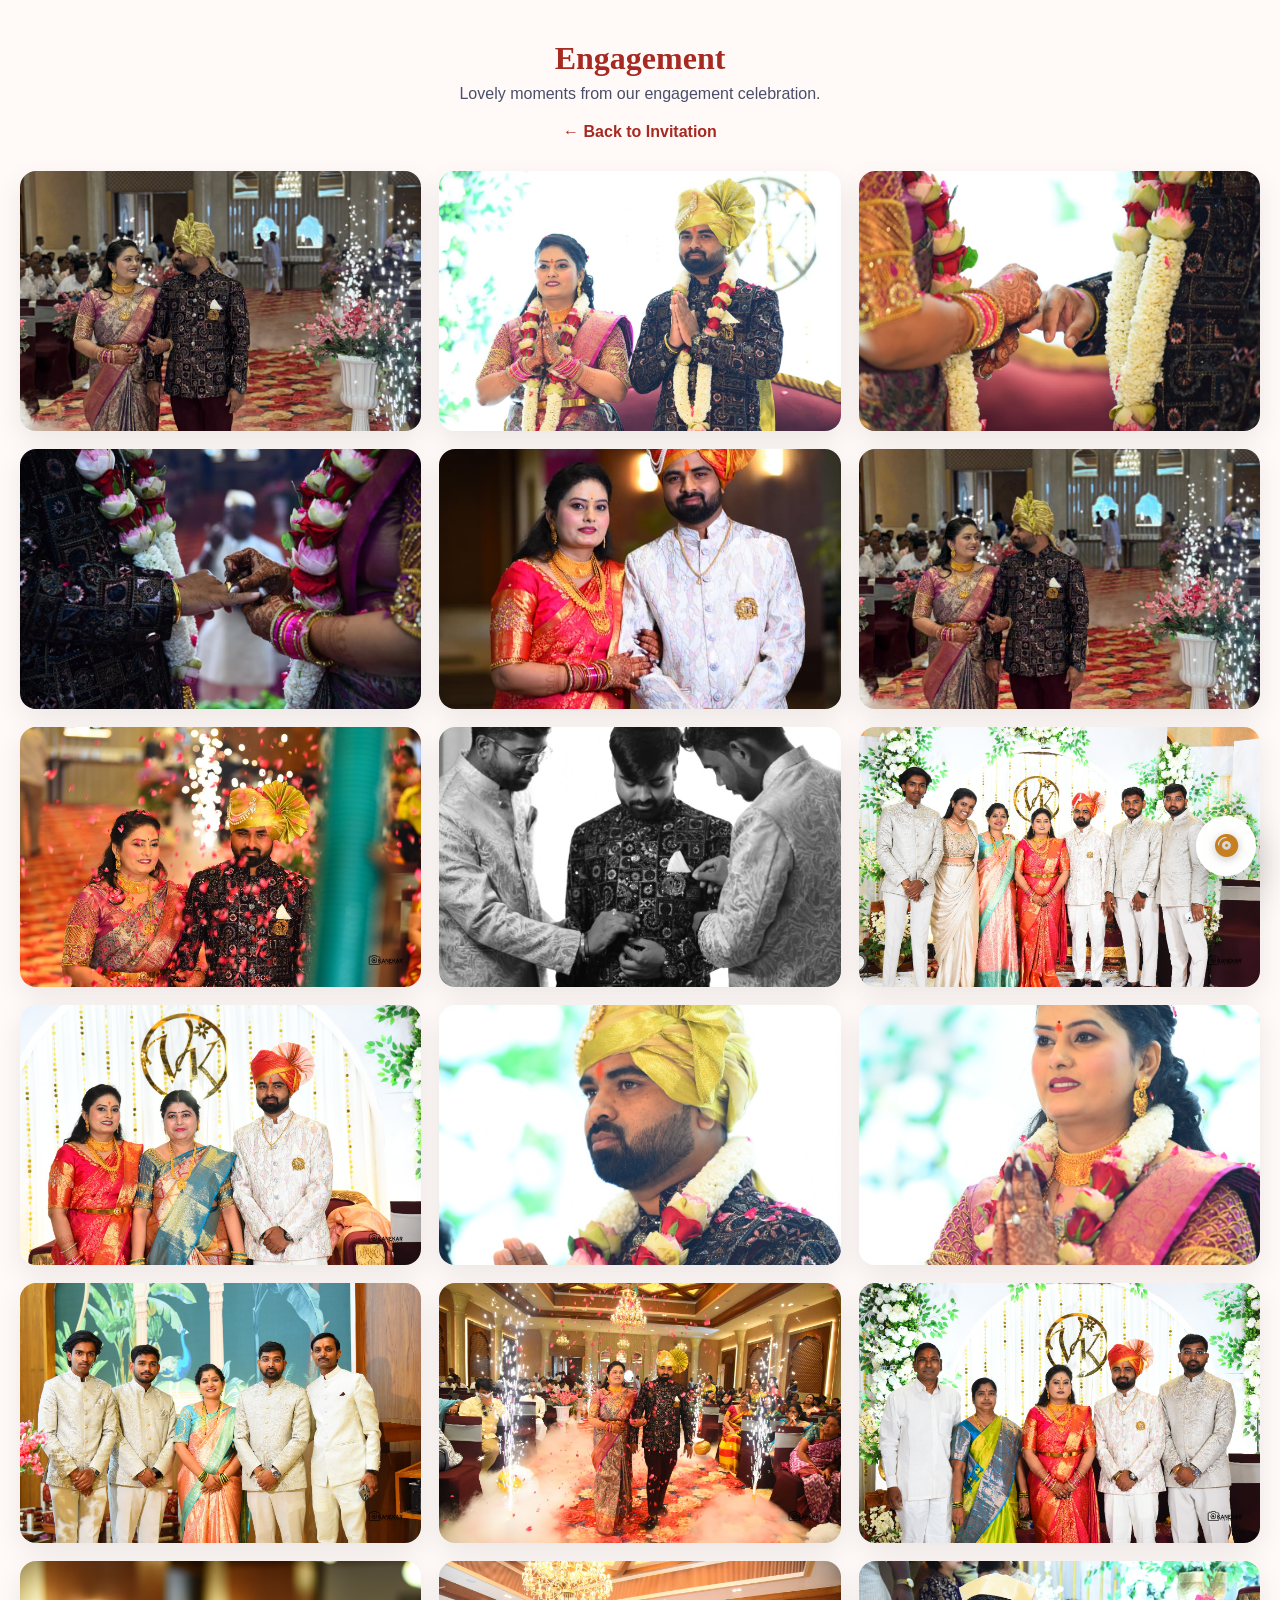
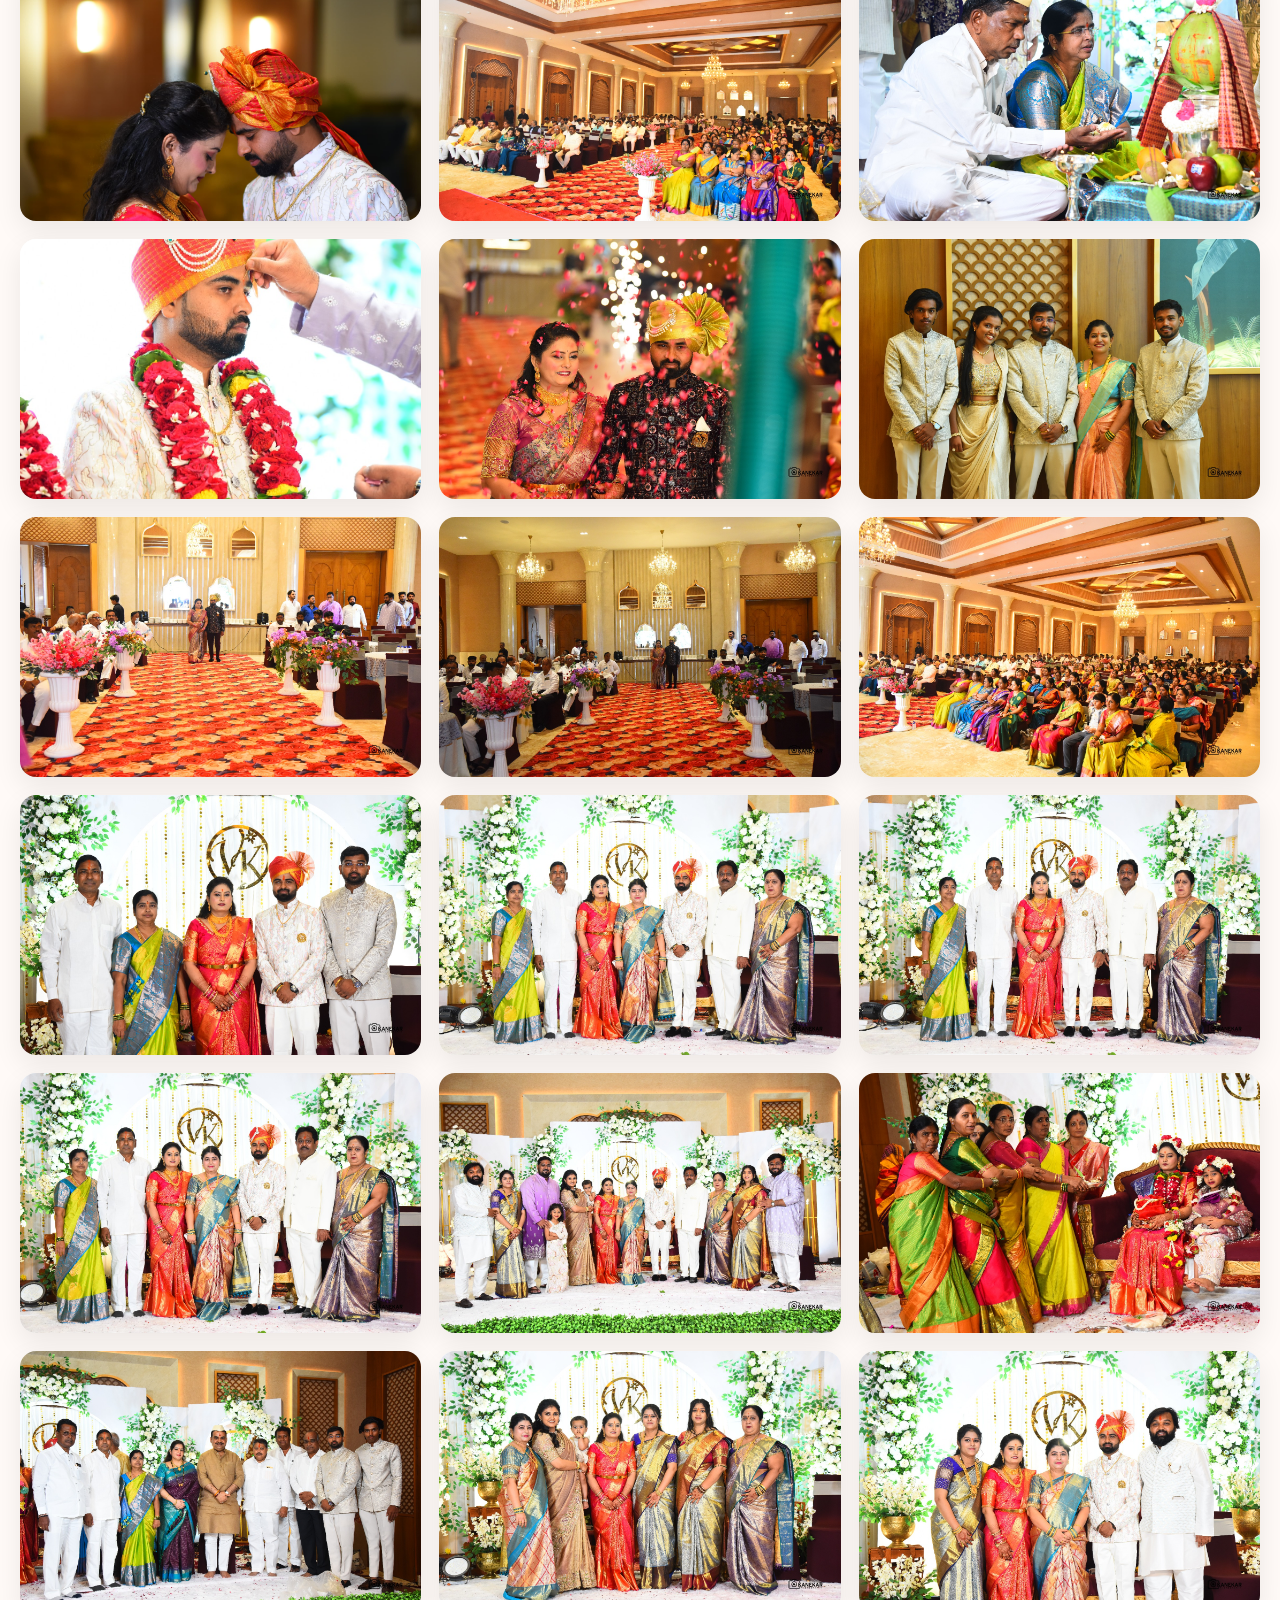
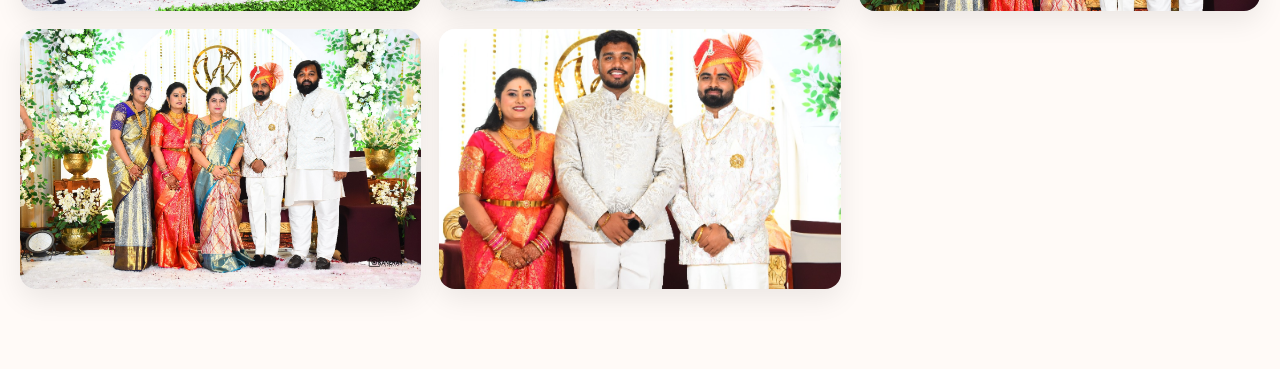
<file: engagement.html>
<!DOCTYPE html>
<html lang="en">
<head>
  <meta charset="UTF-8" />
  <meta name="viewport" content="width=device-width, initial-scale=1.0" />
  <meta http-equiv="Cache-Control" content="no-cache, no-store, must-revalidate">
  <meta http-equiv="Pragma" content="no-cache">
  <meta http-equiv="Expires" content="0">
  <title>Engagement</title>
  <link rel="stylesheet" href="https://cdnjs.cloudflare.com/ajax/libs/font-awesome/6.4.0/css/all.min.css" />
  <link rel="stylesheet" href="style.css?v=7" />
  <style>
    body { background: #fffaf7; color: #4a4e69; }
    .album-page { max-width: 1400px; margin: 0 auto; padding: 40px 20px 80px; }
    .album-header { text-align: center; margin-bottom: 30px; }
    .album-header h1 { font-family: 'Cinzel', serif; color: #a62a22; margin-bottom: 8px; }
    .album-grid { display: grid; grid-template-columns: repeat(3, 1fr); gap: 18px; }
    .album-card { background: #fff; border-radius: 16px; overflow: hidden; box-shadow: 0 10px 28px rgba(0,0,0,0.08); }
    .album-card img { width: 100%; height: 260px; object-fit: cover; display: block; }
    .back-link { display: inline-block; margin-top: 20px; color: #a62a22; text-decoration: none; font-weight: 600; }
    @media (max-width: 768px) { .album-grid { grid-template-columns: 1fr; } }
  </style>
</head>
<body>
  <div id="page-content">
    <div class="album-page">
      <div class="album-header">
        <h1>Engagement</h1>
        <p>Lovely moments from our engagement celebration.</p>
        <a class="back-link" href="index.html">← Back to Invitation</a>
      </div>
      <div class="album-grid">
      <div class="album-card"><img src="engaagment/1.jpeg" alt="Engagement 1" loading="lazy"></div>
      <div class="album-card"><img src="engaagment/2.jpeg" alt="Engagement 2" loading="lazy"></div>
      <div class="album-card"><img src="engaagment/3.jpeg" alt="Engagement 3" loading="lazy"></div>
      <div class="album-card"><img src="engaagment/4.jpeg" alt="Engagement 4" loading="lazy"></div>
      <div class="album-card"><img src="engaagment/5.jpeg" alt="Engagement 5" loading="lazy"></div>
      <div class="album-card"><img src="engaagment/6.jpeg" alt="Engagement 6" loading="lazy"></div>
      <div class="album-card"><img src="engaagment/7.jpeg" alt="Engagement 7" loading="lazy"></div>
      <div class="album-card"><img src="engaagment/8.jpeg" alt="Engagement 8" loading="lazy"></div>
      <div class="album-card"><img src="engaagment/9.jpeg" alt="Engagement 9" loading="lazy"></div>
      <div class="album-card"><img src="engaagment/10.jpeg" alt="Engagement 10" loading="lazy"></div>
      <div class="album-card"><img src="engaagment/11.jpeg" alt="Engagement 11" loading="lazy"></div>
      <div class="album-card"><img src="engaagment/12.jpeg" alt="Engagement 12" loading="lazy"></div>
      <div class="album-card"><img src="engaagment/13.jpeg" alt="Engagement 13" loading="lazy"></div>
      <div class="album-card"><img src="engaagment/14.jpeg" alt="Engagement 14" loading="lazy"></div>
      <div class="album-card"><img src="engaagment/15.jpeg" alt="Engagement 15" loading="lazy"></div>
      <div class="album-card"><img src="engaagment/16.jpeg" alt="Engagement 16" loading="lazy"></div>
      <div class="album-card"><img src="engaagment/17.jpeg" alt="Engagement 17" loading="lazy"></div>
      <div class="album-card"><img src="engaagment/18.jpeg" alt="Engagement 18" loading="lazy"></div>
      <div class="album-card"><img src="engaagment/19.jpeg" alt="Engagement 19" loading="lazy"></div>
      <div class="album-card"><img src="engaagment/20.jpeg" alt="Engagement 20" loading="lazy"></div>
      <div class="album-card"><img src="engaagment/21.jpeg" alt="Engagement 21" loading="lazy"></div>
      <div class="album-card"><img src="engaagment/22.jpeg" alt="Engagement 22" loading="lazy"></div>
      <div class="album-card"><img src="engaagment/23.jpeg" alt="Engagement 23" loading="lazy"></div>
      <div class="album-card"><img src="engaagment/24.jpeg" alt="Engagement 24" loading="lazy"></div>
      <div class="album-card"><img src="engaagment/25.jpeg" alt="Engagement 25" loading="lazy"></div>
      <div class="album-card"><img src="engaagment/26.jpeg" alt="Engagement 26" loading="lazy"></div>
      <div class="album-card"><img src="engaagment/27.jpeg" alt="Engagement 27" loading="lazy"></div>
      <div class="album-card"><img src="engaagment/28.jpeg" alt="Engagement 28" loading="lazy"></div>
      <div class="album-card"><img src="engaagment/29.jpeg" alt="Engagement 29" loading="lazy"></div>
      <div class="album-card"><img src="engaagment/30.jpeg" alt="Engagement 30" loading="lazy"></div>
      <div class="album-card"><img src="engaagment/32.jpeg" alt="Engagement 32" loading="lazy"></div>
      <div class="album-card"><img src="engaagment/33.jpeg" alt="Engagement 33" loading="lazy"></div>
      <div class="album-card"><img src="engaagment/34.jpeg" alt="Engagement 34" loading="lazy"></div>
      <div class="album-card"><img src="engaagment/35.jpeg" alt="Engagement 35" loading="lazy"></div>
      <div class="album-card"><img src="engaagment/36.jpeg" alt="Engagement 36" loading="lazy"></div>

      </div>
    </div>
  </div>
  <audio id="bg-music" loop preload="none">
    <source src="sangu%20audio.mpeg" type="audio/mpeg">
  </audio>
  <button id="music-toggle" class="music-toggle" title="Play or pause music" aria-label="Play or pause music">
    <i class="fa-solid fa-circle-play"></i>
    <span>Music</span>
  </button>
  <script src="script.js?v=7"></script>
</body>
</html>
</file>
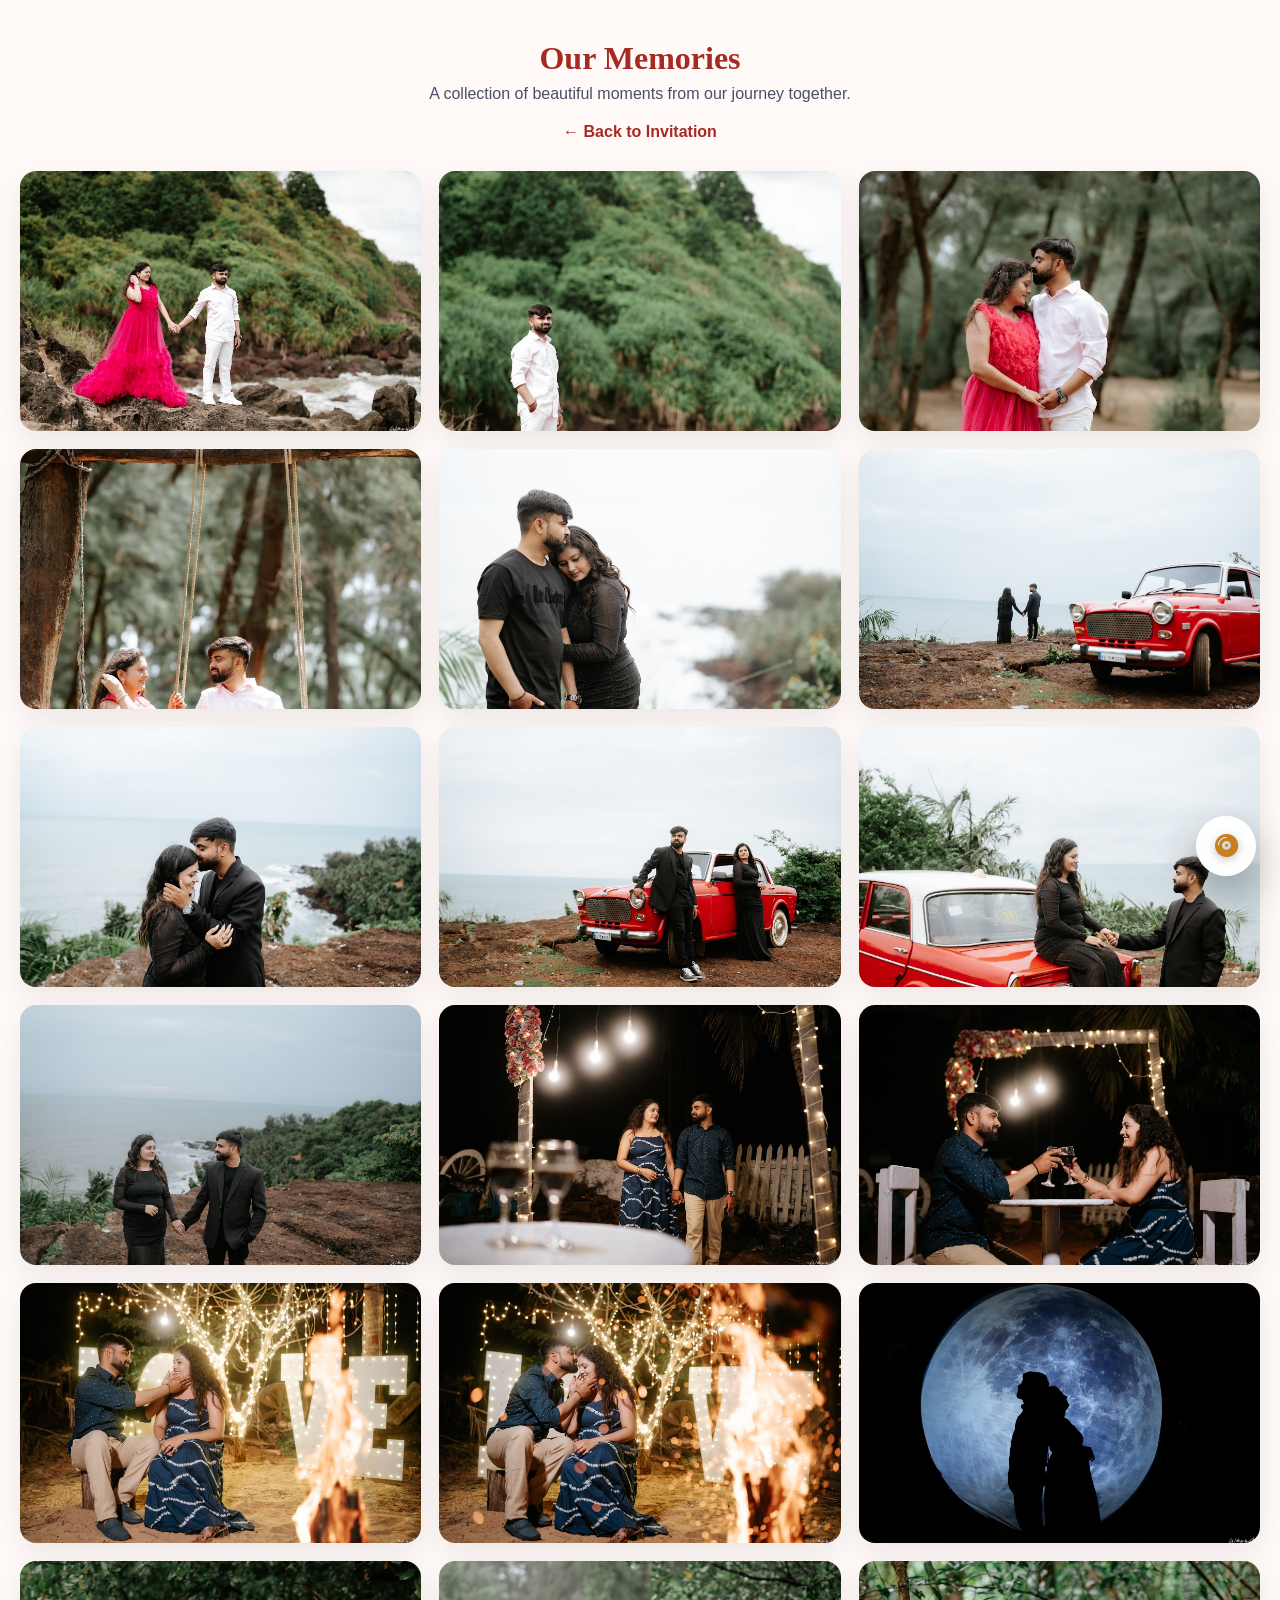
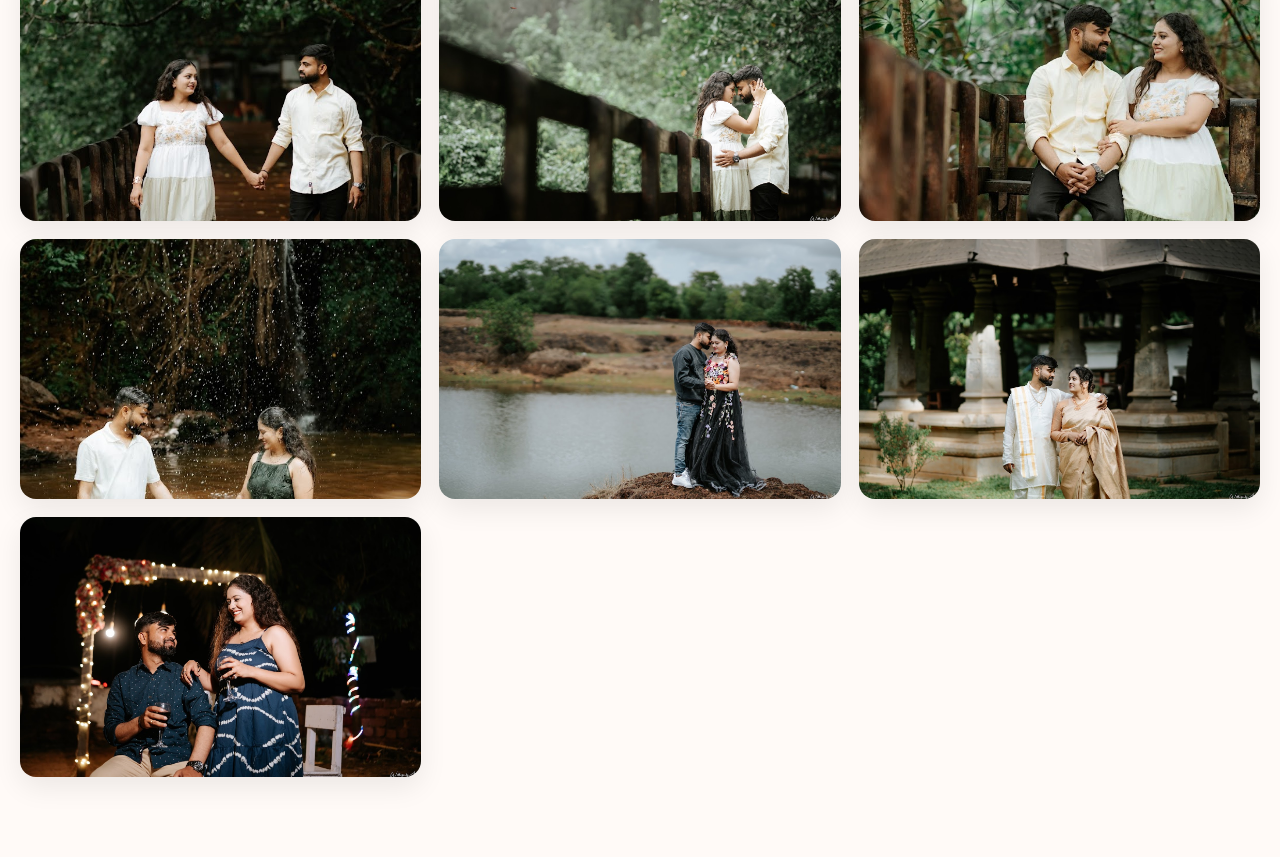
<file: memories.html>
<!DOCTYPE html>
<html lang="en">
<head>
  <meta charset="UTF-8" />
  <meta name="viewport" content="width=device-width, initial-scale=1.0" />
  <meta http-equiv="Cache-Control" content="no-cache, no-store, must-revalidate">
  <meta http-equiv="Pragma" content="no-cache">
  <meta http-equiv="Expires" content="0">
  <title>Our Memories</title>
  <link rel="stylesheet" href="https://cdnjs.cloudflare.com/ajax/libs/font-awesome/6.4.0/css/all.min.css" />
  <link rel="stylesheet" href="style.css?v=7" />
  <style>
    body { background: #fffaf7; color: #4a4e69; }
    .album-page { max-width: 1400px; margin: 0 auto; padding: 40px 20px 80px; }
    .album-header { text-align: center; margin-bottom: 30px; }
    .album-header h1 { font-family: 'Cinzel', serif; color: #a62a22; margin-bottom: 8px; }
    .album-grid { display: grid; grid-template-columns: repeat(3, 1fr); gap: 18px; }
    .album-card { background: #fff; border-radius: 16px; overflow: hidden; box-shadow: 0 10px 28px rgba(0,0,0,0.08); }
    .album-card img { width: 100%; height: 260px; object-fit: cover; display: block; }
    .back-link { display: inline-block; margin-top: 20px; color: #a62a22; text-decoration: none; font-weight: 600; }
    @media (max-width: 768px) { .album-grid { grid-template-columns: 1fr; } }
  </style>
</head>
<body>
  <div id="page-content">
    <div class="album-page">
      <div class="album-header">
        <h1>Our Memories</h1>
        <p>A collection of beautiful moments from our journey together.</p>
        <a class="back-link" href="index.html">← Back to Invitation</a>
      </div>
      <div class="album-grid">
      <div class="album-card"><img src="our%20memory1.jpg" alt="Our Memory 1" loading="lazy"></div>
      <div class="album-card"><img src="our%20memory2.jpg" alt="Our Memory 2" loading="lazy"></div>
      <div class="album-card"><img src="our%20memory3.jpg" alt="Our Memory 3" loading="lazy"></div>
      <div class="album-card"><img src="our%20memory4.jpg" alt="Our Memory 4" loading="lazy"></div>
      <div class="album-card"><img src="our%20memory5.jpg" alt="Our Memory 5" loading="lazy"></div>
      <div class="album-card"><img src="our%20memory6.jpg" alt="Our Memory 6" loading="lazy"></div>
      <div class="album-card"><img src="our%20memory7.jpg" alt="Our Memory 7" loading="lazy"></div>
      <div class="album-card"><img src="our%20memory8.jpg" alt="Our Memory 8" loading="lazy"></div>
      <div class="album-card"><img src="our%20memory9.jpg" alt="Our Memory 9" loading="lazy"></div>
      <div class="album-card"><img src="our%20memory10.jpg" alt="Our Memory 10" loading="lazy"></div>
      <div class="album-card"><img src="our%20memory11.jpg" alt="Our Memory 11" loading="lazy"></div>
      <div class="album-card"><img src="our%20memory12.jpg" alt="Our Memory 12" loading="lazy"></div>
      <div class="album-card"><img src="our%20memory13.jpg" alt="Our Memory 13" loading="lazy"></div>
      <div class="album-card"><img src="our%20memory14.jpg" alt="Our Memory 14" loading="lazy"></div>
      <div class="album-card"><img src="our%20memory%2015.jpg" alt="Our Memory 15" loading="lazy"></div>
      <div class="album-card"><img src="our%20memory16.jpg" alt="Our Memory 16" loading="lazy"></div>
      <div class="album-card"><img src="our%20memory17.jpg" alt="Our Memory 17" loading="lazy"></div>
      <div class="album-card"><img src="our%20memory18.jpg" alt="Our Memory 18" loading="lazy"></div>
      <div class="album-card"><img src="our%20memory20.jpg" alt="Our Memory 20" loading="lazy"></div>
      <div class="album-card"><img src="our%20memory21.jpg" alt="Our Memory 21" loading="lazy"></div>
      <div class="album-card"><img src="our%20memory22.jpg" alt="Our Memory 22" loading="lazy"></div>
      <div class="album-card"><img src="our%20memory%2012.jpg" alt="Our Memory 12 Alternate" loading="lazy"></div>
      </div>
    </div>
  </div>
  <audio id="bg-music" loop preload="none">
    <source src="sangu%20audio.mpeg" type="audio/mpeg">
  </audio>
  <button id="music-toggle" class="music-toggle" title="Play or pause music" aria-label="Play or pause music">
    <i class="fa-solid fa-circle-play"></i>
    <span>Music</span>
  </button>
  <script src="script.js?v=7"></script>
</body>
</html>
</file>
<file: style.css>
/* --- CSS RESET & VARIABLES --- */
* {
    margin: 0;
    padding: 0;
    box-sizing: border-box;
    cursor: url('data:image/svg+xml;utf8,<svg xmlns="http://www.w3.org/2000/svg" width="32" height="32" viewBox="0 0 24 24"><path fill="%23d4a373" d="M12 2C6.48 2 2 6.48 2 12s4.48 10 10 10 10-4.48 10-10S17.52 2 12 2zm0 18c-4.42 0-8-3.58-8-8s3.58-8 8-8 8 3.58 8 8-3.58 8-8 8zm0-13c-2.76 0-5 2.24-5 5s2.24 5 5 5 5-2.24 5-5-2.24-5-5-5z"/></svg>') 8 8, auto;
}

a { cursor: pointer; }

:root {
    --primary-rose: #d4a373;
    --pastel-pink: #fae1dd;
    --dark-gold: #b5835a;
    --text-dark: #4a4e69;
    --bg-light: #fefae0;
    --white: #ffffff;
}

body {
    font-family: 'Montserrat', sans-serif;
    background-color: var(--bg-light);
    color: var(--text-dark);
    overflow-x: hidden;
}

#main-content {
    padding-bottom: 110px;
}

/* --- 💫 LOADER ANIMATION --- */
#loader {
    position: fixed;
    top: 0;
    left: 0;
    width: 100%;
    height: 100%;
    display: flex;
    overflow: hidden;
    justify-content: center;
    align-items: center;
    z-index: 99999;
    opacity: 1;
    visibility: visible;
    transition: opacity 0.5s ease, visibility 0.5s ease;
}

#loader.hidden {
    opacity: 0;
    visibility: hidden;
}

.loader-inner {
    text-align: center;
}

.heart-beat {
    font-size: 4rem;
    animation: heartBeat 1.3s ease-in-out infinite;
    margin-bottom: 20px;
}

@keyframes heartBeat {
    0% { transform: scale(1); }
    25% { transform: scale(1.3); }
    50% { transform: scale(1); }
}

#loader p {
    font-family: 'Cinzel', serif;
    color: var(--dark-gold);
    font-size: 1.2rem;
    letter-spacing: 2px;
}

/* --- 📊 SCROLL PROGRESS BAR --- */
.scroll-progress {
    position: fixed;
    top: 0;
    left: 0;
    height: 4px;
    background: linear-gradient(90deg, #d4a373, #b5835a);
    width: 0%;
    z-index: 1000;
    box-shadow: 0 0 10px rgba(212, 163, 115, 0.5);
}

/* --- ⬆️ BACK TO TOP BUTTON --- */
.back-to-top {
    position: fixed;
    bottom: 24px;
    right: 24px;
    width: 48px;
    height: 48px;
    background-color: var(--primary-rose);
    color: var(--white);
    border: none;
    border-radius: 50%;
    font-size: 1.2rem;
    cursor: pointer;
    z-index: 998;
    opacity: 0;
    visibility: hidden;
    transition: all 0.3s ease;
    box-shadow: 0 4px 12px rgba(212, 163, 115, 0.4);
}

.back-to-top.show {
    opacity: 1;
    visibility: visible;
}

.back-to-top:hover {
    background-color: var(--dark-gold);
    transform: translateY(-3px);
    box-shadow: 0 6px 16px rgba(212, 163, 115, 0.5);
}

/* --- REUSABLE COMPONENTS --- */
.btn {
    display: inline-block;
    padding: 12px 28px;
    background-color: var(--primary-rose);
    color: var(--white);
    border: none;
    border-radius: 30px;
    font-family: 'Montserrat', sans-serif;
    font-weight: 500;
    text-decoration: none;
    cursor: pointer;
    transition: all 0.3s ease;
    box-shadow: 0 4px 15px rgba(212, 163, 115, 0.3);
}

.btn:hover {
    background-color: var(--dark-gold);
    transform: translateY(-2px);
}

.section-title {
    font-family: 'Cinzel', serif;
    font-size: 2.2rem;
    text-align: center;
    color: var(--dark-gold);
    margin-bottom: 10px;
    position: relative;
}

.section-subtitle {
    text-align: center;
    font-size: 1rem;
    font-style: italic;
    margin-bottom: 40px;
    color: #777;
}

/* --- 🌸 WELCOME GATEWAY OVERLAY --- */
.welcome-overlay {
    position: fixed;
    top: 0;
    left: 0;
    width: 100%;
    height: 100%;
    background: linear-gradient(135deg, var(--pastel-pink) 0%, #fcd5ce 100%);
    display: flex;
    justify-content: center;
    align-items: center;
    z-index: 10000;
    transition: transform 0.8s cubic-bezier(0.77, 0, 0.175, 1);
}

.welcome-overlay.dismissed {
    transform: translateY(-100%);
}

.welcome-card {
    background: rgba(255, 255, 255, 0.9);
    padding: 40px 30px;
    border-radius: 20px;
    text-align: center;
    box-shadow: 0 15px 35px rgba(0,0,0,0.1);
    max-width: 450px;
    width: 90%;
    border: 1px solid rgba(255,255,255,0.5);
    backdrop-filter: blur(10px);
    animation: fadeIn 1.2s ease-out;
}

.initials {
    font-family: 'Cinzel', serif;
    font-size: 3rem;
    color: var(--dark-gold);
    letter-spacing: 4px;
    margin: 15px 0;
}

.couple-welcome-names {
    font-family: 'Great Vibes', cursive;
    font-size: 3rem;
    color: var(--primary-rose);
    margin: 15px 0;
}

.click-instruction {
    font-size: 0.85rem;
    color: #666;
    margin-bottom: 20px;
}

/* --- 🎵 MUSIC CONTROLS IN OVERLAY --- */
.music-controls-overlay {
    margin-top: 25px;
    padding-top: 20px;
    border-top: 1px solid rgba(0, 0, 0, 0.1);
    display: flex;
    align-items: center;
    justify-content: center;
    gap: 12px;
    flex-wrap: wrap;
}

.music-controls-overlay label {
    font-size: 0.9rem;
    color: var(--text-dark);
    font-weight: 500;
}

.volume-slider {
    width: 120px;
    height: 5px;
    border-radius: 5px;
    background: linear-gradient(90deg, var(--pastel-pink), var(--primary-rose));
    outline: none;
    -webkit-appearance: none;
    appearance: none;
}

.volume-slider::-webkit-slider-thumb {
    -webkit-appearance: none;
    appearance: none;
    width: 16px;
    height: 16px;
    border-radius: 50%;
    background: var(--dark-gold);
    cursor: pointer;
    box-shadow: 0 2px 5px rgba(0, 0, 0, 0.2);
}

.volume-slider::-moz-range-thumb {
    width: 16px;
    height: 16px;
    border-radius: 50%;
    background: var(--dark-gold);
    cursor: pointer;
    border: none;
    box-shadow: 0 2px 5px rgba(0, 0, 0, 0.2);
}

#volume-display {
    font-size: 0.85rem;
    color: var(--dark-gold);
    font-weight: 600;
    min-width: 40px;
}

/* --- 🎵 FLOATING MUSIC BUTTON --- */
.music-toggle {
    position: fixed;
    bottom: 24px;
    right: 24px;
    width: 60px;
    height: 60px;
    border-radius: 50%;
    background: rgba(255, 255, 255, 0.96);
    border: 2px solid rgba(255, 255, 255, 0.96);
    color: #c67f22;
    font-size: 1.45rem;
    cursor: pointer;
    z-index: 999;
    box-shadow: 0 18px 42px rgba(0,0,0,0.32);
    display: flex;
    justify-content: center;
    align-items: center;
    backdrop-filter: blur(18px);
}

.music-toggle span {
    position: absolute;
    width: 1px;
    height: 1px;
    padding: 0;
    margin: -1px;
    overflow: hidden;
    clip: rect(0, 0, 0, 0);
    white-space: nowrap;
    border: 0;
}

.music-toggle:hover {
    transform: scale(1.08);
    box-shadow: 0 18px 40px rgba(0,0,0,0.32);
}

.music-toggle i {
    text-shadow: 0 2px 8px rgba(0,0,0,0.25);
}

.music-toggle.hidden { display: none; }

/* --- 🌸 PETALS ANIMATION --- */
#petals-container {
    position: fixed;
    top: 0;
    left: 0;
    width: 100%;
    height: 100%;
    pointer-events: none;
    z-index: 99;
    overflow: hidden;
}

.petal {
    position: absolute;
    background-color: #ffb5a7;
    border-radius: 150% 0 150% 0;
    opacity: 0.7;
    animation: fall linear infinite;
}

@keyframes fall {
    0% { transform: translateY(-10%) rotate(0deg); opacity: 0; }
    10% { opacity: 0.7; }
    90% { opacity: 0.7; }
    100% { transform: translateY(110vh) rotate(360deg); opacity: 0; }
}

/* --- 💕 FLOATING HEARTS --- */
#hearts-container {
    position: fixed;
    top: 0;
    left: 0;
    width: 100%;
    height: 100%;
    pointer-events: none;
    z-index: 99;
    overflow: hidden;
}

.heart {
    position: absolute;
    color: #ff69b4;
    opacity: 0.7;
    font-size: 1.5rem;
    animation: floatHeart linear infinite;
    text-shadow: 0 0 5px rgba(255, 105, 180, 0.5);
}

@keyframes floatHeart {
    0% { transform: translateY(0) translateX(0) rotate(0deg); opacity: 0; }
    10% { opacity: 0.8; }
    90% { opacity: 0.8; }
    100% { transform: translateY(-100vh) translateX(100px) rotate(360deg); opacity: 0; }
}

/* --- CONTENT BLUR INITIALIZATION --- */
.blur-content {
    filter: blur(10px);
    transition: filter 1s ease;
}

.clear-content {
    filter: blur(0);
}

/* --- ❤️ HERO SECTION --- */
.hero-section {
    position: relative;
    height: 100vh;
    display: flex;
    justify-content: center;
    align-items: center;
    text-align: center;
    overflow: hidden;
}

.hero-overlay {
    position: relative;
    z-index: 2;
    max-width: 980px;
    width: min(92%, 980px);
    margin: 0 auto;
    text-align: center;
    background: transparent !important;
    backdrop-filter: none !important;
    padding: 0 !important;
    border-radius: 0 !important;
    border: none !important;
    box-shadow: none !important;
}

.hero-overlay * {
    background: transparent !important;
}

.hero-details {
    display: inline-flex;
    justify-content: center;
    align-items: center;
    gap: 14px;
    flex-wrap: wrap;
    font-size: 0.98rem;
    color: rgba(255, 255, 255, 0.92);
    margin-top: 18px;
}

.hero-details span {
    display: inline-flex;
    align-items: center;
    gap: 8px;
    font-size: 0.95rem;
}

.hero-details i {
    font-size: 0.82rem;
    color: #f8e5b8;
}

.hero-tagline {
    font-size: 0.92rem;
    letter-spacing: 0.28em;
}

.hero-overlay .main-title {
    font-size: clamp(4.2rem, 8vw, 6.4rem);
}

.hero-landing-text .hero-subtitle {
    font-size: 1.15rem;
}

.hero-overlay .ampersand {
    color: #f2c04e;
}

.hero-carousel-overlay {
    position: absolute;
    inset: 0;
    background: linear-gradient(180deg, rgba(0, 0, 0, 0.12), rgba(0, 0, 0, 0.24));
}

.hero-overlay {
    position: relative;
    z-index: 2;
    max-width: 100%;
    width: 100%;
    margin: 0 auto;
    text-align: center;
    background: transparent !important;
    backdrop-filter: none !important;
    padding: 0 !important;
    border-radius: 0 !important;
    border: none !important;
    box-shadow: none !important;
}

.hero-overlay * {
    background: transparent !important;
    border: none !important;
    box-shadow: none !important;
}

.hero-details {
    display: inline-flex;
    justify-content: center;
    align-items: center;
    flex-wrap: wrap;
    gap: 12px;
    font-size: 0.95rem;
    color: rgba(255, 255, 255, 0.92);
    margin-top: 16px;
}

.hero-details span {
    display: inline-flex;
    align-items: center;
    gap: 8px;
    font-size: 0.95rem;
    font-weight: 400;
}

.hero-details i {
    font-size: 0.8rem;
    color: #f8e5b8;
}

.hero-tagline {
    font-size: 0.9rem;
    letter-spacing: 0.28em;
}

.hero-overlay .main-title {
    font-size: clamp(4.4rem, 8vw, 6.6rem);
}

.hero-landing-text .hero-subtitle {
    font-size: 1.1rem;
}

.hero-carousel-container {
    position: absolute;
    inset: 0;
    z-index: 0;
}

.hero-carousel-track {
    position: relative;
    width: 100%;
    height: 100%;
}

.hero-carousel-slide {
    position: absolute;
    inset: 0;
    opacity: 0;
    transition: opacity 0.7s ease;
}

.hero-carousel-slide.active {
    opacity: 1;
}

.hero-carousel-slide img {
    width: 100%;
    height: 100%;
    object-fit: cover;
    object-position: center;
}

.hero-carousel-overlay {
    position: absolute;
    inset: 0;
    background: linear-gradient(180deg, rgba(15, 10, 10, 0.28), rgba(15, 10, 10, 0.48));
}

.save-the-date {
    font-family: 'Montserrat', sans-serif;
    letter-spacing: 5px;
    font-size: 0.9rem;
    font-weight: 600;
    color: var(--text-dark);
}

.main-title {
    font-family: 'Great Vibes', cursive;
    font-size: 4.5rem;
    color: var(--dark-gold);
    margin: 20px 0;
    line-height: 1.1;
}

.hero-date {
    font-family: 'Cinzel', serif;
    font-size: 1.8rem;
    margin-top: 20px;
    letter-spacing: 3px;
    color: #f5cf79;
}

/* --- ⏳ COUNTDOWN SECTION --- */
.countdown-section {
    padding: 60px 20px;
    background-color: #fff;
    text-align: center;
}

.countdown-container {
    display: flex;
    justify-content: center;
    gap: 20px;
    margin-top: 30px;
    flex-wrap: wrap;
}

.countdown-box {
    background: var(--pastel-pink);
    min-width: 90px;
    padding: 15px;
    border-radius: 12px;
    box-shadow: 0 4px 10px rgba(0,0,0,0.05);
}

.countdown-box span {
    font-family: 'Cinzel', serif;
    font-size: 2rem;
    font-weight: bold;
    color: var(--dark-gold);
}

/* --- 📷 GALLERY SECTION --- */
.gallery-section {
    padding: 0;
    position: relative;
    min-height: 600px;
    display: flex;
    flex-direction: column;
    justify-content: flex-end;
    overflow: hidden;
}

.gallery-section .section-title {
    position: relative;
    z-index: 10;
    padding-top: 60px;
    padding-bottom: 10px;
    background: linear-gradient(180deg, rgba(0,0,0,0.8) 0%, rgba(0,0,0,0.3) 100%);
    color: var(--white);
    margin-bottom: 0;
}

.gallery-section .section-subtitle {
    position: relative;
    z-index: 10;
    color: rgba(255, 255, 255, 0.9);
    margin-bottom: 30px;
    padding-bottom: 30px;
    background: linear-gradient(180deg, rgba(0,0,0,0.3) 0%, transparent 100%);
}

/* --- 🎠 ROTATING CAROUSEL --- */
.carousel-container {
    position: absolute;
    top: 0;
    left: 0;
    width: 100%;
    height: 100%;
    overflow: hidden;
}

.carousel-track {
    position: relative;
    width: 100%;
    height: 100%;
    display: flex;
    transition: transform 0.8s cubic-bezier(0.4, 0, 0.2, 1);
}

.carousel-slide {
    position: absolute;
    width: 100%;
    height: 100%;
    top: 0;
    left: 0;
    opacity: 0;
    transition: opacity 0.8s ease-in-out;
}

.carousel-slide.active {
    opacity: 1;
}

.carousel-slide img {
    width: 100%;
    height: 100%;
    object-fit: cover;
    object-position: center;
}

.carousel-overlay {
    position: absolute;
    top: 0;
    left: 0;
    width: 100%;
    height: 100%;
    background: linear-gradient(180deg, rgba(0,0,0,0.3) 0%, rgba(0,0,0,0.5) 100%);
    z-index: 5;
}

/* --- 🎛️ CAROUSEL CONTROLS --- */
.carousel-controls {
    position: absolute;
    bottom: 30px;
    left: 50%;
    transform: translateX(-50%);
    z-index: 20;
    display: flex;
    align-items: center;
    gap: 30px;
}

.carousel-btn {
    background: rgba(255, 255, 255, 0.3);
    border: 2px solid rgba(255, 255, 255, 0.6);
    color: var(--white);
    width: 40px;
    height: 40px;
    border-radius: 50%;
    cursor: pointer;
    display: flex;
    justify-content: center;
    align-items: center;
    font-size: 1rem;
    transition: all 0.3s ease;
    backdrop-filter: blur(5px);
}

.carousel-btn:hover {
    background: rgba(255, 255, 255, 0.5);
    border-color: rgba(255, 255, 255, 1);
    transform: scale(1.1);
}

.carousel-dots {
    display: flex;
    gap: 10px;
    justify-content: center;
}

.dot {
    width: 10px;
    height: 10px;
    border-radius: 50%;
    background: rgba(255, 255, 255, 0.4);
    cursor: pointer;
    transition: all 0.3s ease;
    border: 1px solid rgba(255, 255, 255, 0.6);
}

.dot.active {
    background: var(--primary-rose);
    border-color: var(--primary-rose);
    width: 30px;
    border-radius: 5px;
}

.dot:hover {
    background: rgba(255, 255, 255, 0.7);
}

/* --- 💍 EVENTS SECTION --- */
.events-section {
    padding: 80px 20px;
    background-color: #fff;
}

.events-grid {
    display: flex;
    justify-content: center;
    margin-top: 30px;
}

.event-card {
    background-color: var(--bg-light);
    border: 1px solid var(--pastel-pink);
    padding: 40px;
    border-radius: 15px;
    text-align: center;
    max-width: 400px;
    width: 100%;
    box-shadow: 0 6px 20px rgba(0,0,0,0.04);
}

.event-icon {
    font-size: 2.5rem;
    color: var(--dark-gold);
    margin-bottom: 15px;
}

.event-card h3 {
    font-family: 'Cinzel', serif;
    margin-bottom: 15px;
}

/* --- 📍 VENUE SECTION --- */
.venue-section {
    padding: 80px 20px;
    text-align: center;
}

.venue-card {
    background-color: #fff;
    max-width: 600px;
    margin: 0 auto;
    padding: 40px 20px;
    border-radius: 15px;
    box-shadow: 0 4px 25px rgba(0,0,0,0.05);
}

.venue-card h3 {
    font-family: 'Cinzel', serif;
    color: var(--dark-gold);
    margin-bottom: 15px;
}

.address {
    line-height: 1.6;
    margin-bottom: 25px;
}

.map-container {
    margin: 30px auto;
    width: 100%;
    height: 400px;
    border-radius: 15px;
    overflow: hidden;
    box-shadow: 0 4px 15px rgba(0,0,0,0.1);
}

.map-container iframe {
    border-radius: 15px;
}

/* --- 💌 RSVP & CONTACTS --- */
.rsvp-section {
    padding: 80px 20px;
    background-color: #fff;
}

.contact-grid {
    display: flex;
    justify-content: center;
    gap: 30px;
    flex-wrap: wrap;
    margin-top: 30px;
}

.contact-card {
    background-color: var(--bg-light);
    padding: 25px;
    border-radius: 12px;
    min-width: 280px;
    text-align: center;
    box-shadow: 0 4px 15px rgba(0,0,0,0.03);
}

.contact-card h4 {
    font-family: 'Cinzel', serif;
    margin-bottom: 10px;
}

.action-buttons {
    display: flex;
    justify-content: center;
    gap: 10px;
    margin-top: 15px;
}

.inline-btn {
    padding: 8px 16px;
    font-size: 0.85rem;
    border-radius: 20px;
}

.call-btn { background-color: #4a4e69; }
.wa-btn { background-color: #25D366; box-shadow: none; }

/* --- FOOTER --- */
footer {
    text-align: center;
    padding: 40px 20px;
    background-color: var(--text-dark);
    color: var(--white);
    font-size: 0.9rem;
}

/* --- ANIMATIONS --- */
@keyframes fadeIn {
    from { opacity: 0; transform: scale(0.95); }
    to { opacity: 1; transform: scale(1); }
}

/* --- MOBILE RESPONSIVENESS --- */
@media(max-width: 768px) {
    .main-title { font-size: 3rem; }
    .countdown-container { gap: 10px; }
    
    .gallery-section {
        min-height: 400px;
    }
    
    .carousel-controls {
        bottom: 15px;
        gap: 15px;
    }
    
    .carousel-btn {
        width: 35px;
        height: 35px;
        font-size: 0.8rem;
    }
    
    .dot {
        width: 8px;
        height: 8px;
    }
    
    .dot.active {
        width: 24px;
    }
}

/* --- SINGLE PAGE SCREENSHOT LAYOUT --- */
.blur-content {
    filter: none;
}

.hero-section {
    position: relative;
    overflow: hidden;
    min-height: 100vh;
    background: #110c10;
}

.hero-carousel-container {
    position: absolute;
    inset: 0;
    z-index: 0;
}

.hero-carousel-track {
    position: relative;
    width: 100%;
    height: 100%;
}

.hero-carousel-slide {
    position: absolute;
    inset: 0;
    opacity: 0;
    transition: opacity 0.8s ease;
}

.hero-carousel-slide.active {
    opacity: 1;
}

.hero-carousel-slide img {
    width: 100%;
    height: 100%;
    object-fit: cover;
    object-position: center;
}

.hero-carousel-overlay {
    position: absolute;
    inset: 0;
    background: linear-gradient(180deg, rgba(0, 0, 0, 0.16), rgba(0, 0, 0, 0.34));
}

.hero-overlay {
    position: relative;
    z-index: 2;
    width: min(88%, 980px);
    margin: 0 auto;
    text-align: center;
    background: transparent !important;
    backdrop-filter: none !important;
    padding: 0;
    border-radius: 0;
    border: none !important;
    box-shadow: none !important;
}

.hero-tagline {
    font-family: 'Montserrat', sans-serif;
    letter-spacing: 0.28em;
    text-transform: uppercase;
    font-size: 0.9rem;
    color: rgba(255, 240, 210, 0.84);
    margin-bottom: 18px;
}

.hero-overlay .main-title {
    font-family: 'Great Vibes', cursive;
    font-size: clamp(4.2rem, 8vw, 6.4rem);
    color: #fff;
    margin: 6px 0 14px;
    line-height: 1.02;
    text-shadow: 0 12px 40px rgba(0, 0, 0, 0.55);
}

.hero-landing-text .hero-subtitle {
    font-size: 1.15rem;
    margin-top: 4px;
    margin-bottom: 16px;
    color: rgba(255, 255, 255, 0.94);
    font-style: italic;
    text-shadow: 0 4px 18px rgba(0, 0, 0, 0.35);
}

.hero-details {
    display: inline-flex;
    justify-content: center;
    align-items: center;
    flex-wrap: wrap;
    gap: 18px;
    width: min(760px, 100%);
    padding: 10px 24px;
    font-size: 0.96rem;
    color: rgba(255, 255, 255, 0.94);
    margin: 18px auto 0;
    background: rgba(0, 0, 0, 0.18);
    border-radius: 999px;
    backdrop-filter: blur(6px);
    box-shadow: inset 0 0 0 1px rgba(255,255,255,0.08);
}

.hero-details span {
    display: inline-flex;
    align-items: center;
    gap: 10px;
    min-width: 260px;
    justify-content: center;
}

.hero-details i {
    font-size: 0.88rem;
    color: #f8e5b8;
}

.hero-pill {
    display: inline-block;
    padding: 7px 18px;
    border-radius: 999px;
    border: 1px solid rgba(242, 193, 78, 0.48);
    color: #f7dd9d;
    font-size: 0.8rem;
    margin-bottom: 16px;
    background: rgba(48, 29, 18, 0.26);
}

.hero-overlay .main-title,
.hero-landing-text .hero-subtitle,
.hero-landing-text .hero-details {
    color: #fff;
}

.hero-overlay .ampersand {
    color: #e7c25f;
}

.event-section,
.ganesh-section,
.celebration-section {
    padding: 80px 24px;
}

.ganesh-section {
    background: #151010;
    padding: 80px 24px 60px;
}

.ganesh-photo-wrapper {
    position: relative;
    width: min(860px, 100%);
    min-height: 520px;
    margin: 0 auto;
    border-radius: 18px;
    overflow: hidden;
    box-shadow: 0 22px 50px rgba(0, 0, 0, 0.32);
}

.ganesh-photo-wrapper img {
    width: 100%;
    height: 100%;
    display: block;
    object-fit: cover;
    object-position: center center;
}

.ganesh-overlay {
    position: absolute;
    inset: 0;
    display: flex;
    flex-direction: column;
    justify-content: flex-end;   /* Move content to bottom */
    align-items: center;
    padding: 28px;
    padding-bottom: 40px;         /* Distance from bottom */
    background: linear-gradient(135deg, rgba(8, 5, 5, 0.25), rgba(8, 5, 5, 0.82));
}

.ganesh-overlay .section-badge {
    margin-bottom: 16px;
    background: rgba(48, 29, 18, 0.55);
}

.ganesh-overlay .section-title {
    color: #fffef8;
    margin-bottom: 20px;
    background: none;
    padding: 0;
    font-size: clamp(1.8rem, 3.2vw, 2.6rem);
}

.ganesh-overlay .countdown-container {
    margin-top: 0;
    gap: 12px;
}

.ganesh-overlay .countdown-box {
    min-width: 78px;
    padding: 12px 10px;
    background: rgba(255, 255, 255, 0.16);
    border: 1px solid rgba(255, 255, 255, 0.2);
    backdrop-filter: blur(10px);
}

.ganesh-overlay .countdown-box span {
    color: #ffe3a1;
    font-size: 1.6rem;
}

.ganesh-overlay .countdown-box p {
    color: #f8efe3;
    font-size: 0.8rem;
    margin-top: 4px;
}

.event-section.alternate {
    background: #1c1010;
}

.event-split {
    display: grid;
    grid-template-columns: 1fr 1fr;
    max-width: 1400px;
    margin: 0 auto;
    min-height: 480px;
    overflow: hidden;
    border-radius: 0;
}

.event-split.reverse {
    direction: rtl;
}

.event-split.reverse .event-copy,
.event-split.reverse .event-media {
    direction: ltr;
}

.event-copy {
    background: #241516;
    color: #f7efe6;
    display: flex;
    flex-direction: column;
    justify-content: center;
    padding: 56px 28px;
}

.section-badge {
    display: inline-block;
    width: fit-content;
    padding: 8px 18px;
    border: 1px solid rgba(212, 163, 115, 0.35);
    border-radius: 999px;
    color: #d8aa18;
    text-transform: uppercase;
    letter-spacing: 2px;
    font-size: 0.8rem;
    margin-bottom: 28px;
}

.section-heading {
    font-family: 'Cinzel', serif;
    font-size: clamp(2.2rem, 4vw, 4rem);
    color: #fff;
    margin-bottom: 14px;
}

.event-lead {
    font-family: 'Great Vibes', cursive;
    font-size: 1.6rem;
    color: rgba(255,255,255,0.72);
    margin-bottom: 28px;
    line-height: 1.4;
}

.event-meta {
    font-size: 1.02rem;
    margin-bottom: 14px;
    color: rgba(255,255,255,0.88);
}

.event-meta i {
    color: #d8aa18;
    margin-right: 10px;
}

.event-media {
    min-height: 480px;
    background: #130c0c;
}

.event-media img {
    width: 100%;
    height: 100%;
    object-fit: cover;
    display: block;
}

.gallery-section.memories-section {
    padding: 90px 24px 70px;
    background: #fff;
    min-height: auto;
}

.gallery-section.memories-section .section-title,
.celebration-section .section-title {
    background: none;
    color: #a62a22;
    padding: 0;
}

.invitee-section {
    position: relative;
    padding: 90px 24px;
    background: #0d090a;
}

.invitee-background {
    position: relative;
    min-height: min(920px, 82vh);
    border-radius: 24px;
    overflow: hidden;
    background: #0d090a url('family section.jpeg') center top/contain no-repeat;
    background-color: #0d090a;
    box-shadow: 0 20px 60px rgba(0,0,0,0.28);
}

.invitee-overlay {
    position: absolute;
    inset: 0;
    display: flex;
    flex-direction: column;
    justify-content: flex-end;
    align-items: center;
    text-align: center;
    padding: 32px 24px 36px;
    background: linear-gradient(180deg, rgba(8, 6, 6, 0.08), rgba(8, 6, 6, 0.78));
}

.invitee-section .section-title,
.invitee-section .section-subtitle,
.invitee-note {
    position: relative;
    z-index: 1;
}

.invitee-section .section-title {
    margin-top: 10px;
}

.invitee-section .section-subtitle {
    margin-bottom: 18px;
}

.invitee-note {
    max-width: 760px;
    margin-top: 8px;
    padding: 0 10px;
}

.invitee-section .section-title {
    color: #fff;
    margin-bottom: 10px;
}

.invitee-section .section-subtitle {
    color: #f8e6c6;
    font-size: 1.45rem;
    margin-bottom: 16px;
}

.invitee-note {
    color: rgba(255,255,255,0.9);
    max-width: 720px;
    margin: 0 auto;
    font-size: 1rem;
    line-height: 1.9;
}

.gallery-section.memories-section .section-subtitle,
.celebration-section .section-subtitle {
    background: none;
    color: #6f6b6a;
    padding-bottom: 0;
}

.gallery-preview-grid,
.celebration-preview-grid {
    max-width: 1200px;
    margin: 24px auto 0;
    display: grid;
    grid-template-columns: repeat(auto-fit, minmax(220px, 1fr));
    gap: 18px;
    align-items: stretch;
}

.gallery-preview-card,
.celebration-card {
    border-radius: 16px;
    overflow: hidden;
    box-shadow: 0 10px 28px rgba(0,0,0,0.08);
    background: #fff;
    display: flex;
    min-height: 100%;
}

.gallery-preview-card img,
.celebration-card img {
    width: 100%;
    min-height: 260px;
    height: 100%;
    object-fit: cover;
    display: block;
}

.section-actions {
    text-align: center;
    margin-top: 26px;
}

.celebration-section {
    background: #ffffff;
}

.venue-section {
    background: #201515;
}

.venue-section .section-title,
.venue-section .venue-card,
.venue-section .address,
.venue-section .venue-card h3 {
    color: inherit;
}

.venue-card {
    background: #fff;
}

@media (max-width: 1024px) {
    .event-split,
    .event-split.reverse {
        grid-template-columns: 1fr;
        direction: ltr;
    }

    .event-media {
        min-height: 340px;
    }

    .masonry-gallery {
        column-count: 2;
    }

    .celebration-grid {
        grid-template-columns: repeat(2, 1fr);
    }
}

@media (max-width: 768px) {
    .hero-overlay {
        padding: 34px 18px;
    }

    .hero-pill {
        margin-bottom: 12px;
    }

    .event-section,
    .ganesh-section,
    .celebration-section {
        padding: 56px 16px;
    }

    .event-copy {
        padding: 42px 20px;
    }

    .event-lead {
        font-size: 1.35rem;
    }

    .gallery-preview-grid,
    .celebration-preview-grid {
        grid-template-columns: 1fr;
    }

    .gallery-preview-card img,
    .celebration-card img {
        height: 220px;
    }
}

@media (max-width: 768px) {
    .hero-overlay {
        padding: 24px 14px;
    }

    .hero-tagline {
        font-size: 0.8rem;
        letter-spacing: 0.22em;
        margin-bottom: 12px;
    }

    .hero-overlay .main-title {
        font-size: clamp(3.2rem, 12vw, 4.8rem);
    }

    .hero-landing-text .hero-subtitle {
        font-size: 1rem;
        margin-bottom: 12px;
    }

    .hero-details {
        width: calc(100% - 32px);
        padding: 10px 16px;
        gap: 10px;
        font-size: 0.88rem;
        margin: 16px auto 0;
    }

    .hero-details span {
        min-width: auto;
        justify-content: center;
    }

    .hero-details i {
        font-size: 0.78rem;
    }

    .hero-section {
        min-height: 100vh;
    }

    .event-section,
    .ganesh-section,
    .celebration-section {
        padding: 50px 14px;
    }

    .event-copy {
        padding: 32px 16px;
    }

    .event-lead {
        font-size: 1.25rem;
    }

    .gallery-preview-grid,
    .celebration-preview-grid {
        grid-template-columns: 1fr;
    }

    .gallery-preview-card img,
    .celebration-card img {
        height: 220px;
    }

    .ganesh-photo-wrapper {
        min-height: 420px;
    }

    .ganesh-photo-wrapper img {
        object-position: top center;
    }

    .ganesh-overlay {
        padding: 20px;
    }

    .invitee-background {
        min-height: 520px;
    }
}
</file>
